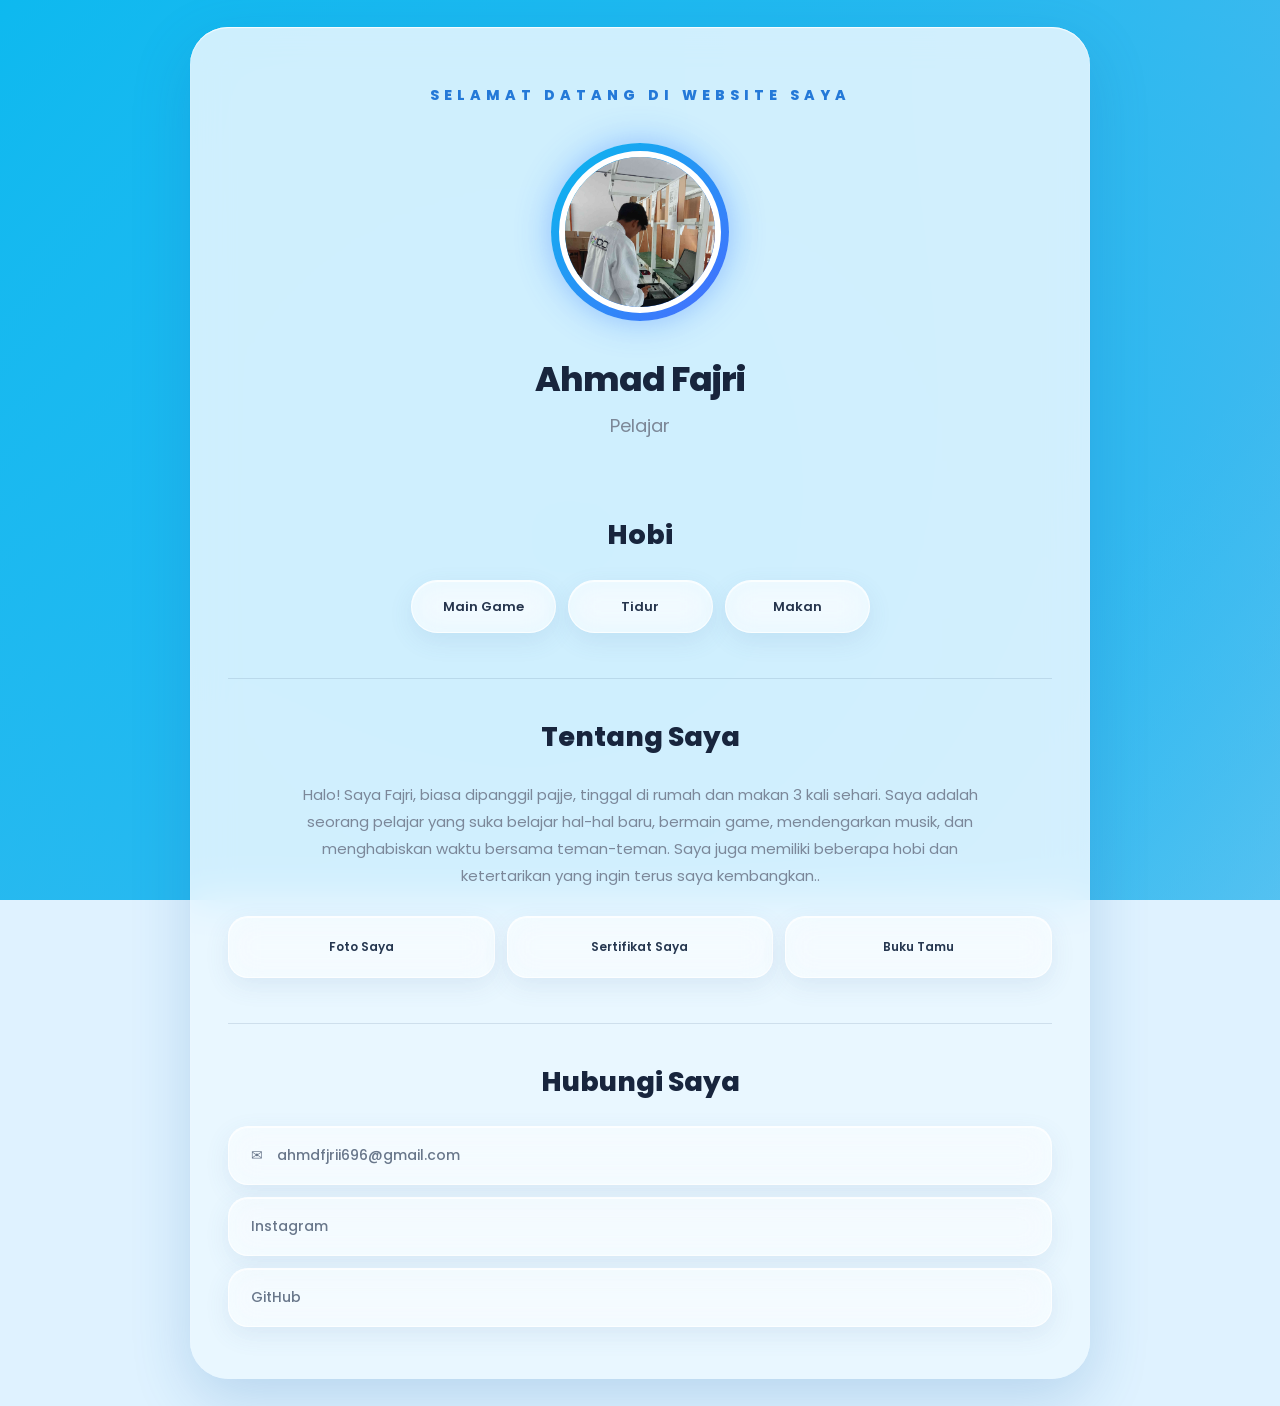
<file: index.html>
<!DOCTYPE html>
<html lang="id">

<head>
    <meta charset="UTF-8">
    <meta name="viewport" content="width=device-width, initial-scale=1.0">

    <title>Profil Fajri</title>

    <link rel="stylesheet" href="style.css">

    <link rel="preconnect" href="https://fonts.googleapis.com">
    <link rel="preconnect" href="https://fonts.gstatic.com" crossorigin>

    <link
        href="https://fonts.googleapis.com/css2?family=Poppins:wght@400;500;600;700;800&display=swap"
        rel="stylesheet">
</head>

<body>

<div class="background"></div>

<main class="container">

    <!-- PROFIL -->

    <section class="profile">

        <p class="welcome">
            SELAMAT DATANG DI WEBSITE SAYA
        </p>

        <div class="profile-image">

            <img
                src="galery/foto.png"
                alt="Foto Profil"
            >

        </div>

        <h1>
            Ahmad Fajri
        </h1>

        <p class="job">
            Pelajar
        </p>

    </section>


    <!-- HOBI -->

    <section class="hobbies-section">

        <h2>
            Hobi
        </h2>

        <div class="hobbies">

            <div class="hobby glass">
                <h3>
                    Main Game
                </h3>
            </div>

            <div class="hobby glass">
                <h3>
                    Tidur
                </h3>
            </div>

            <div class="hobby glass">
                <h3>
                    Makan
                </h3>
            </div>

        </div>

    </section>


    <!-- TENTANG SAYA -->

    <section class="section about">

        <h2>
            Tentang Saya
        </h2>

        <p>
            Halo! Saya Fajri, biasa dipanggil pajje, tinggal di rumah dan makan 3 kali sehari. Saya adalah seorang pelajar yang suka belajar hal-hal baru, bermain game, mendengarkan musik, dan menghabiskan waktu bersama teman-teman. Saya juga memiliki beberapa hobi dan ketertarikan yang ingin terus saya kembangkan..
        </p>


        <!-- TIGA MENU -->

        <div class="menu-three">

            <a
                href="foto.html"
                class="menu-card glass"
            >
                Foto Saya
            </a>

            <a
                href="sertifikat.html"
                class="menu-card glass"
            >
                Sertifikat Saya
            </a>

            <a
                href="tamu.html"
                class="menu-card glass"
            >
                Buku Tamu
            </a>

        </div>

    </section>


    <!-- HUBUNGI SAYA -->

    <section class="section contact">

        <h2>
            Hubungi Saya
        </h2>

        <a
            href="mailto:ahmdfjrii696@gmail.com"
            class="contact-button glass"
        >
            <span>✉</span>
            <span>
                ahmdfjrii696@gmail.com
            </span>
        </a>


        <a
            href="#"
            class="contact-button glass"
        >
            Instagram
        </a>


        <a
            href="#"
            class="contact-button glass"
        >
            GitHub
        </a>

    </section>

</main>

</body>
</html>
</file>
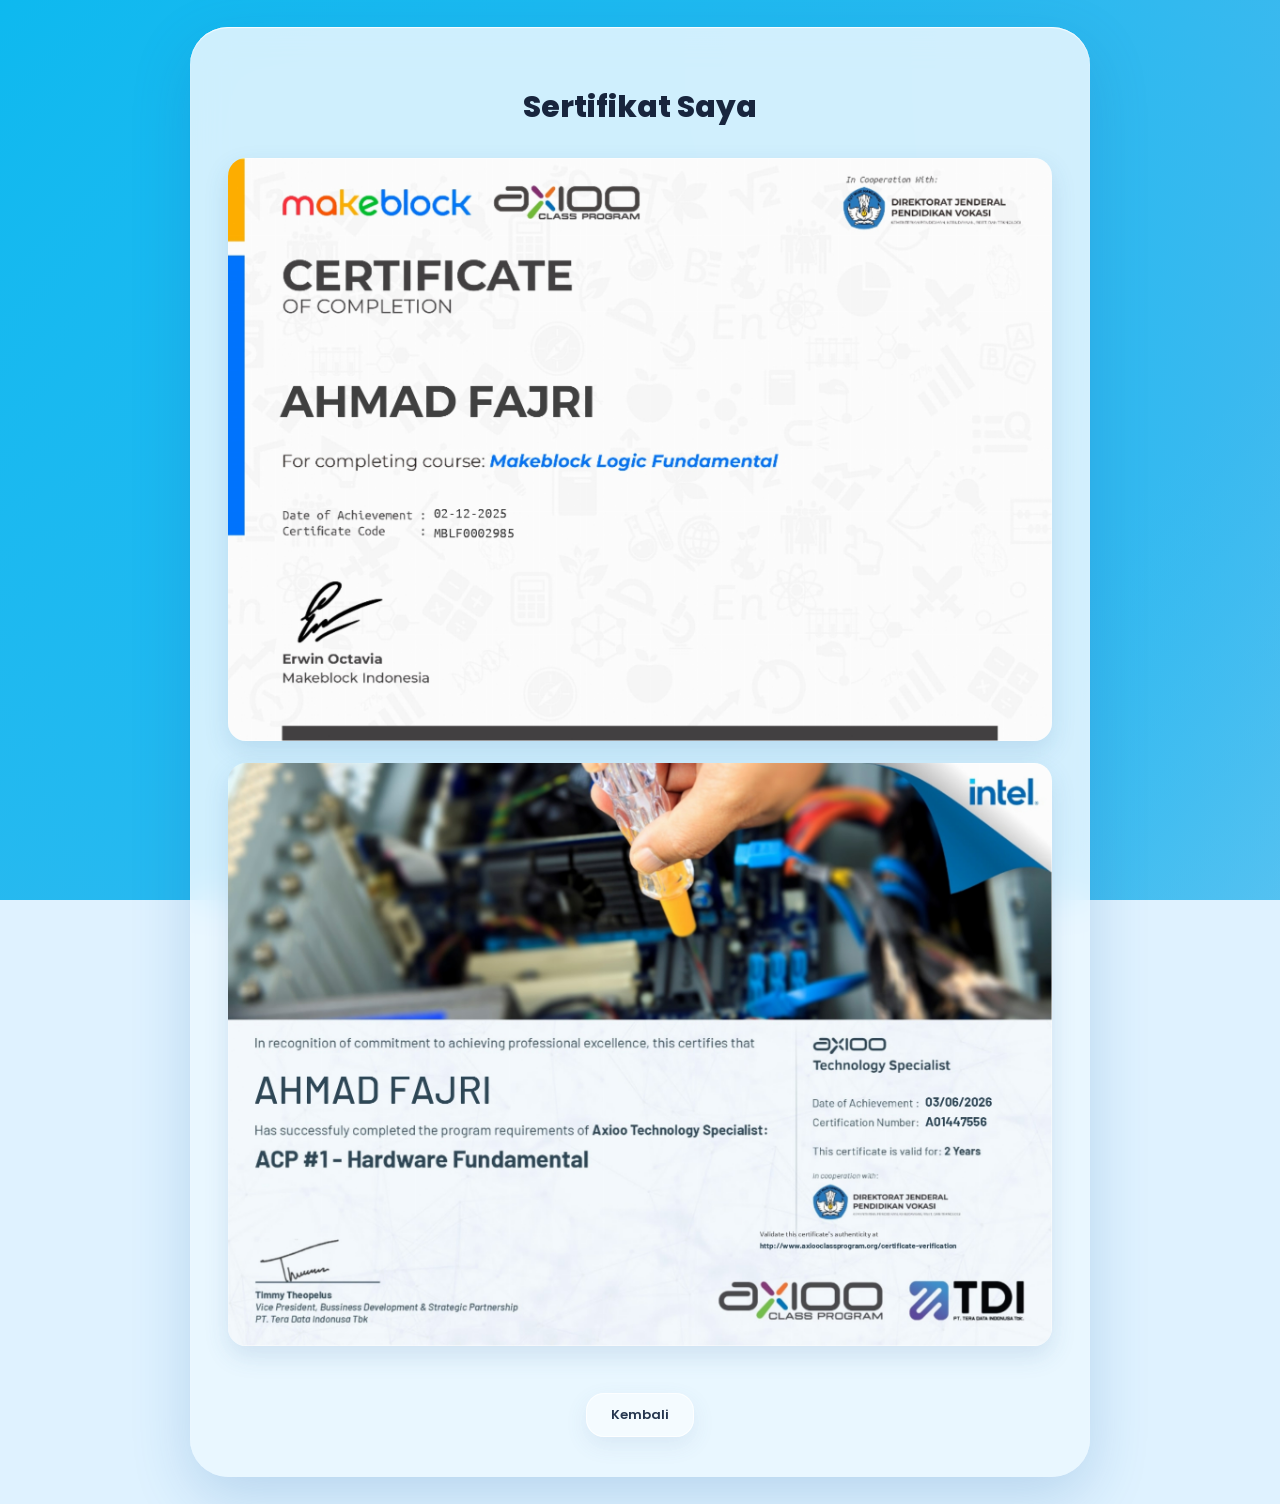
<file: sertifikat.html>
<!DOCTYPE html>
<html lang="id">

<head>

    <meta charset="UTF-8">

    <meta
        name="viewport"
        content="width=device-width, initial-scale=1.0"
    >

    <title>Sertifikat Saya</title>

    <link rel="stylesheet" href="style.css">

    <link
        rel="preconnect"
        href="https://fonts.googleapis.com"
    >

    <link
        rel="preconnect"
        href="https://fonts.gstatic.com"
        crossorigin
    >

    <link
        href="https://fonts.googleapis.com/css2?family=Poppins:wght@400;500;600;700;800&display=swap"
        rel="stylesheet"
    >

</head>

<body>

<div class="background"></div>

<main class="container gallery-container">

    <h1 class="gallery-title">
        Sertifikat Saya
    </h1>


    <img
        src="galery/sertifikat1.png"
        alt="Sertifikat 1"
        class="certificate"
    >


    <img
        src="galery/sertifikat2.png"
        alt="Sertifikat 2"
        class="certificate"
    >


    <a
        href="index.html"
        class="back-button"
    >
        Kembali
    </a>

</main>

</body>
</html>
</file>
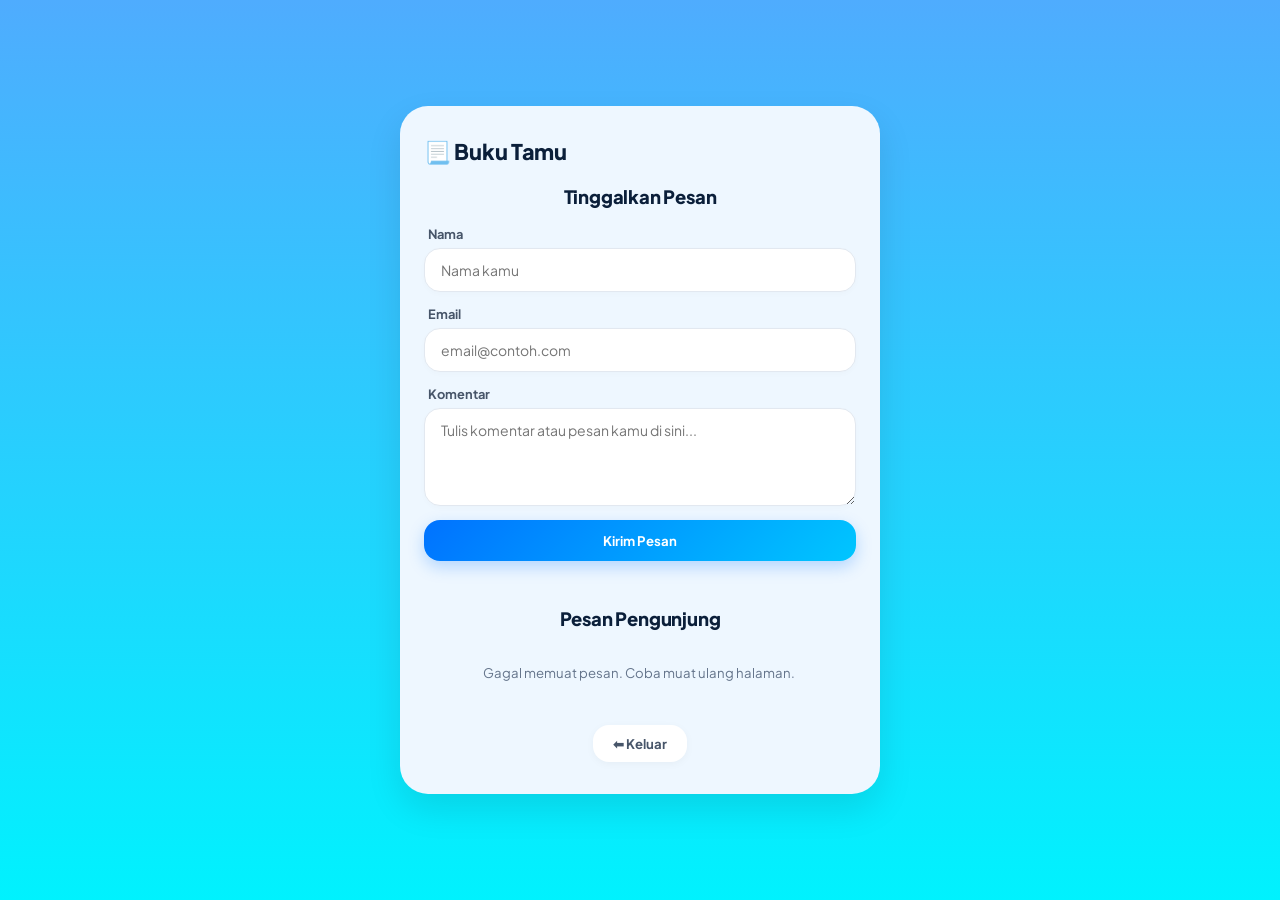
<file: tamu.html>
<!DOCTYPE html>
<html lang="id">
<head>
    <meta charset="UTF-8">
    <meta name="viewport" content="width=device-width, initial-scale=1.0">
    <title>Buku Tamu - Muh. Alif Fadilah</title>
    <link rel="icon" href="data:image/svg+xml,<svg xmlns=%22http://www.w3.org/2000/svg%22 viewBox=%220 0 100 100%22><text y=%22.9em%22 font-size=%2290%22>📃</text></svg>">
    <link rel="stylesheet" href="fj.css">
</head>
<body>

    <div class="card wide">

        <div class="dash-header">
            <h1>📃 Buku Tamu</h1>
        </div>

        <section class="dash-section">
            <h3>Tinggalkan Pesan</h3>

            <form id="guestForm" class="guest-form">
                <div class="form-group">
                    <label for="nama">Nama</label>
                    <input type="text" id="nama" name="nama" placeholder="Nama kamu" required>
                </div>

                <div class="form-group">
                    <label for="email">Email</label>
                    <input type="email" id="email" name="email" placeholder="email@contoh.com" required>
                </div>

                <div class="form-group">
                    <label for="komentar">Komentar</label>
                    <textarea id="komentar" name="komentar" rows="4" placeholder="Tulis komentar atau pesan kamu di sini..." required></textarea>
                </div>

                <button type="submit" class="btn btn-kirim">Kirim Pesan</button>
                <p id="formMsg" class="form-msg"></p>
            </form>
        </section>

        <section class="dash-section">
            <h3>Pesan Pengunjung</h3>
            <ul id="guestList" class="guest-list">
                <li class="guest-empty" id="guestEmpty">Belum ada pesan. Jadilah yang pertama menulis! 👋</li>
            </ul>
        </section>

        <div class="dash-footer">
            <a href="index.html" class="btn btn-keluar">⬅ Keluar</a>
        </div>

    </div>

    <script>
  // GANTI URL DI BAWAH INI dengan URL Web App Apps Script milikmu
  const SCRIPT_URL = "https://script.google.com/macros/s/AKfycbzu35jJ1Sv6fe-KyRG0Z_Zcyi5iAmy9H3RAaGhXfE6_vpDZt0TFKkOQciNGi1JMrgLWCQ/exec";

  const form = document.getElementById("guestForm");
  const list = document.getElementById("guestList");
  const emptyMsg = document.getElementById("guestEmpty");
  const formMsg = document.getElementById("formMsg");

  // Mencegah serangan XSS saat menampilkan input pengguna
  function escapeHTML(str) {
      if (!str) return "";
      const div = document.createElement("div");
      div.textContent = str;
      return div.innerHTML;
  }

  function renderList(data) {
      list.innerHTML = "";

      if (!data || data.length === 0) {
          if (emptyMsg) list.appendChild(emptyMsg);
          else list.innerHTML = '<li class="guest-empty">Belum ada pesan.</li>';
          return;
      }

      // Menampilkan dari pesan yang paling terbaru (reverse)
      data.slice().reverse().forEach((entry) => {
          const li = document.createElement("li");
          li.className = "guest-item";
          li.innerHTML = `
              <div class="guest-item-header">
                  <span class="guest-name">${escapeHTML(entry.nama)}</span>
                  <span class="guest-date">${escapeHTML(entry.tanggal)}</span>
              </div>
              <p class="guest-comment">${escapeHTML(entry.komentar)}</p>
          `;
          list.appendChild(li);
      });
  }

  function muatData() {
      list.innerHTML = '<li class="guest-empty">Memuat pesan...</li>';
      fetch(SCRIPT_URL)
          .then((res) => {
              if (!res.ok) throw new Error("Gagal memuat");
              return res.json();
          })
          .then((data) => renderList(data))
          .catch((err) => {
              console.error(err);
              list.innerHTML = '<li class="guest-empty">Gagal memuat pesan. Coba muat ulang halaman.</li>';
          });
  }

  form.addEventListener("submit", function (e) {
      e.preventDefault();

      const nama = document.getElementById("nama").value.trim();
      const email = document.getElementById("email").value.trim();
      const komentar = document.getElementById("komentar").value.trim();

      if (!nama || !email || !komentar) return;

      formMsg.textContent = "Mengirim...";

      // Mengirim data menggunakan POST
      fetch(SCRIPT_URL, {
          method: "POST",
          // 'text/plain' digunakan untuk menghindari CORS Preflight issue pada Apps Script
          headers: {
              "Content-Type": "text/plain;charset=utf-8"
          },
          body: JSON.stringify({ nama, email, komentar })
      })
          .then((res) => res.json())
          .then((resData) => {
              if (resData.status === "error") {
                  throw new Error(resData.message);
              }
              form.reset();
              formMsg.textContent = "Terima kasih, pesan kamu sudah tersimpan! ✅";
              setTimeout(() => (formMsg.textContent = ""), 3000);
              muatData(); // Muat ulang daftar setelah berhasil kirim
          })
          .catch((err) => {
              console.error(err);
              formMsg.textContent = "Gagal mengirim. Coba lagi ya.";
          });
  });

  // Memuat data saat halaman pertama kali dibuka
  muatData();
</script>

</body>
</html>
</file>
<file: style.css>
* {
    margin: 0;
    padding: 0;
    box-sizing: border-box;
}


html {
    scroll-behavior: smooth;
}


body {
    font-family: "Poppins", sans-serif;

    min-height: 100vh;

    overflow-x: hidden;

    color: #18253d;

    background: #dff2ff;
}


/* =========================
   BACKGROUND
========================= */

.background {
    position: fixed;

    inset: 0;

    z-index: -2;

    background:
        radial-gradient(
            circle at 15% 20%,
            #15b9f2 0%,
            transparent 34%
        ),

        radial-gradient(
            circle at 85% 80%,
            #536dff 0%,
            transparent 34%
        ),

        linear-gradient(
            135deg,
            #08b9ed,
            #5db9ed,
            #c4e5f7,
            #7280ff,
            #15b9eb
        );

    background-size: 300% 300%;

    animation:
        gradientMove 13s ease infinite;
}


@keyframes gradientMove {

    0% {
        background-position: 0% 50%;
    }

    50% {
        background-position: 100% 50%;
    }

    100% {
        background-position: 0% 50%;
    }
}


/* =========================
   CONTAINER
========================= */

.container {
    width: min(94%, 900px);

    margin: 27px auto;

    padding: 58px 38px 40px;

    border-radius: 38px;

    background:
        rgba(235, 247, 255, 0.87);

    box-shadow:
        0 20px 60px
        rgba(27, 99, 170, 0.20),

        inset 0 1px 1px
        rgba(255, 255, 255, 0.9);

    backdrop-filter: blur(20px);

    -webkit-backdrop-filter: blur(20px);
}


/* =========================
   PROFIL
========================= */

.profile {
    text-align: center;
}


.welcome {
    margin-bottom: 37px;

    color: #2479d8;

    font-size: 14px;

    font-weight: 800;

    letter-spacing: 5px;
}


.profile-image {
    width: 178px;
    height: 178px;

    margin: auto;

    padding: 8px;

    border-radius: 50%;

    background:
        linear-gradient(
            135deg,
            #08b9ed,
            #486bff
        );

    box-shadow:
        0 0 35px
        rgba(42, 121, 255, 0.42);
}


.profile-image img {
    width: 100%;
    height: 100%;

    display: block;

    object-fit: cover;

    border-radius: 50%;

    border: 6px solid white;
}


.profile h1 {
    margin-top: 33px;

    font-size: 34px;

    font-weight: 800;

    letter-spacing: -1px;
}


.job {
    margin-top: 7px;

    color: #7c8797;

    font-size: 18px;
}


/* =========================
   HOBI
========================= */

.hobbies-section {
    margin-top: 76px;

    text-align: center;
}


.hobbies-section h2 {
    margin-bottom: 25px;

    font-size: 27px;

    font-weight: 800;
}


.hobbies {
    display: flex;

    align-items: center;

    justify-content: center;

    gap: 12px;

    width: 100%;
}


.glass {
    background:
        rgba(255, 255, 255, 0.47);

    border:
        1px solid
        rgba(255, 255, 255, 0.75);

    box-shadow:
        0 8px 25px
        rgba(70, 110, 160, 0.11),

        inset 0 1px 1px
        rgba(255, 255, 255, 0.85);

    backdrop-filter: blur(15px);

    -webkit-backdrop-filter: blur(15px);
}


.hobby {
    width: 145px;
    height: 53px;

    display: flex;

    align-items: center;

    justify-content: center;

    padding: 0 15px;

    border-radius: 50px;

    transition: 0.3s ease;
}


.hobby h3 {
    color: #26354d;

    font-size: 13px;

    font-weight: 600;
}


.hobby:hover {
    transform: translateY(-3px);

    background:
        rgba(255, 255, 255, 0.70);
}


/* =========================
   SECTION
========================= */

.section {
    margin-top: 45px;

    padding-top: 38px;

    border-top:
        1px solid
        rgba(100, 130, 160, 0.20);

    text-align: center;
}


.section h2 {
    margin-bottom: 24px;

    font-size: 27px;

    font-weight: 800;
}


/* =========================
   TENTANG SAYA
========================= */

.about p {
    max-width: 700px;

    margin:
        0 auto 27px;

    color: #7b8799;

    font-size: 15px;

    line-height: 1.8;
}


/* =========================
   3 MENU
========================= */

.menu-three {
    display: grid;

    grid-template-columns:
        repeat(3, 1fr);

    gap: 12px;

    width: 100%;
}


.menu-card {
    min-height: 62px;

    display: flex;

    align-items: center;

    justify-content: center;

    padding: 12px 8px;

    border-radius: 20px;

    color: #263750;

    text-decoration: none;

    font-size: 12px;

    font-weight: 600;

    line-height: 1.4;

    transition: 0.3s ease;
}


.menu-card:hover {
    transform: translateY(-3px);

    background:
        rgba(255, 255, 255, 0.70);
}


/* =========================
   HUBUNGI SAYA
========================= */

.contact {
    margin-top: 45px;

    padding-top: 38px;
}


.contact-button {
    width: 100%;

    min-height: 59px;

    margin-bottom: 12px;

    padding:
        14px 22px;

    display: flex;

    align-items: center;

    gap: 14px;

    border-radius: 20px;

    color: #69778b;

    text-decoration: none;

    font-size: 14px;

    font-weight: 500;

    transition: 0.3s ease;
}


.contact-button:hover {
    transform: translateY(-2px);

    background:
        rgba(255, 255, 255, 0.68);

    color: #263950;
}


/* =========================
   FOTO
========================= */

.gallery-container {
    text-align: center;
}


.gallery-title {
    margin-bottom: 28px;

    font-size: 30px;

    font-weight: 800;
}


.my-photo {
    width: min(100%, 450px);

    display: block;

    margin:
        0 auto 22px;

    border-radius: 25px;

    border:
        5px solid
        rgba(255, 255, 255, 0.80);

    box-shadow:
        0 15px 35px
        rgba(50, 100, 160, 0.20);
}


/* =========================
   SERTIFIKAT
========================= */

.certificate {
    width: 100%;

    display: block;

    margin-bottom: 22px;

    border-radius: 18px;

    box-shadow:
        0 10px 25px
        rgba(50, 100, 160, 0.15);
}


/* =========================
   JADWAL
========================= */

.schedule {
    width: 100%;

    border-collapse: collapse;

    overflow: hidden;

    border-radius: 18px;

    background:
        rgba(255, 255, 255, 0.45);
}


.schedule th,
.schedule td {
    padding: 13px 8px;

    border:
        1px solid
        rgba(120, 150, 180, 0.18);

    font-size: 13px;
}


.schedule th {
    background:
        rgba(255, 255, 255, 0.55);

    font-weight: 700;
}


/* =========================
   TOMBOL KEMBALI
========================= */

.back-button {
    display: inline-flex;

    align-items: center;

    justify-content: center;

    margin-top: 25px;

    padding: 11px 24px;

    border-radius: 18px;

    color: #263750;

    background:
        rgba(255, 255, 255, 0.47);

    border:
        1px solid
        rgba(255, 255, 255, 0.80);

    box-shadow:
        0 8px 22px
        rgba(70, 110, 160, 0.11);

    text-decoration: none;

    font-size: 13px;

    font-weight: 600;
}


/* =========================
   MOBILE
========================= */

@media (max-width: 600px) {

    .container {
        width: 94%;

        margin: 15px auto;

        padding:
            48px 24px 30px;

        border-radius: 32px;
    }


    .welcome {
        margin-bottom: 31px;

        font-size: 11px;

        letter-spacing: 3px;
    }


    .profile-image {
        width: 155px;
        height: 155px;
    }


    .profile h1 {
        margin-top: 27px;

        font-size: 29px;
    }


    .job {
        font-size: 16px;
    }


    .hobbies-section {
        margin-top: 70px;
    }


    .hobbies-section h2 {
        margin-bottom: 22px;

        font-size: 24px;
    }


    .hobbies {
        gap: 8px;
    }


    .hobby {
        width: 31%;

        height: 48px;

        padding:
            0 5px;

        border-radius: 50px;
    }


    .hobby h3 {
        font-size: 11px;
    }


    .section {
        margin-top: 40px;

        padding-top: 34px;
    }


    .section h2 {
        margin-bottom: 20px;

        font-size: 24px;
    }


    .about p {
        font-size: 13px;

        line-height: 1.8;
    }


    .menu-three {
        gap: 8px;
    }


    .menu-card {
        min-height: 55px;

        padding:
            8px 5px;

        border-radius: 17px;

        font-size: 10px;
    }


    .contact {
        margin-top: 40px;

        padding-top: 34px;
    }


    .contact-button {
        min-height: 55px;

        border-radius: 18px;

        font-size: 13px;
    }


    .gallery-title {
        font-size: 27px;
    }

}
</file>
<file: fj.css>
/* ==========================================
   RESET & BASE STYLES
   ========================================== */
@import url('https://fonts.googleapis.com/css2?family=Plus+Jakarta+Sans:wght@400;500;600;700;800&display=swap');

* {
    margin: 0;
    padding: 0;
    box-sizing: border-box;
    font-family: 'Plus Jakarta Sans', -apple-system, BlinkMacSystemFont, sans-serif;
}

body {
    background: linear-gradient(180deg, #4facfe 0%, #00f2fe 100%);
    min-height: 100vh;
    display: flex;
    justify-content: center;
    align-items: center;
    padding: 20px 12px;
}

/* ==========================================
   CARD CONTAINER
   ========================================== */
.card {
    background: #eef7ff;
    border-radius: 28px;
    box-shadow: 0 15px 35px rgba(0, 0, 0, 0.1);
    padding: 32px 24px;
    width: 100%;
}

.card.wide {
    max-width: 480px; /* Ukuran pas ala tampilan mobile di contoh */
}

/* ==========================================
   HEADER & NAVIGATION
   ========================================== */
.dash-header {
    display: flex;
    justify-content: space-between;
    align-items: center;
    margin-bottom: 20px;
}

.dash-header h1 {
    font-size: 1.35rem;
    font-weight: 800;
    color: #0b1f3a;
    letter-spacing: -0.3px;
}

.dash-nav {
    display: flex;
    gap: 10px;
    margin-bottom: 28px;
    justify-content: center;
    flex-wrap: wrap;
}

/* Style tombol-tombol berbentuk Pill / Capsule */
.dash-nav a {
    text-decoration: none;
    color: #1e293b;
    padding: 10px 18px;
    border-radius: 16px;
    background-color: #ffffff;
    font-size: 0.825rem;
    font-weight: 700;
    box-shadow: 0 4px 12px rgba(0, 0, 0, 0.03);
    transition: all 0.25s ease;
    border: 1px solid rgba(255, 255, 255, 0.6);
}

.dash-nav a:hover {
    transform: translateY(-2px);
    box-shadow: 0 6px 16px rgba(0, 0, 0, 0.08);
}

.dash-nav a.active {
    background: linear-gradient(135deg, #0072ff 0%, #00c6ff 100%);
    color: #ffffff;
    box-shadow: 0 6px 16px rgba(0, 114, 255, 0.3);
}

/* ==========================================
   SECTIONS & FORM
   ========================================== */
.dash-section {
    margin-bottom: 28px;
}

.dash-section h3 {
    font-size: 1.15rem;
    font-weight: 800;
    color: #0b1f3a;
    text-align: center;
    margin-bottom: 18px;
    letter-spacing: -0.2px;
}

.guest-form {
    display: flex;
    flex-direction: column;
    gap: 14px;
}

.form-group {
    display: flex;
    flex-direction: column;
    gap: 6px;
}

.form-group label {
    font-size: 0.8rem;
    font-weight: 700;
    color: #475569;
    margin-left: 4px;
}

.form-group input,
.form-group textarea {
    width: 100%;
    padding: 12px 16px;
    background-color: #ffffff;
    border: 1px solid #e2e8f0;
    border-radius: 16px;
    font-size: 0.875rem;
    color: #1e293b;
    outline: none;
    box-shadow: 0 2px 6px rgba(0, 0, 0, 0.02);
    transition: all 0.2s ease;
}

.form-group input:focus,
.form-group textarea:focus {
    border-color: #0072ff;
    box-shadow: 0 0 0 3px rgba(0, 114, 255, 0.15);
}

.form-msg {
    font-size: 0.8rem;
    font-weight: 600;
    color: #0072ff;
    text-align: center;
    margin-top: 4px;
}

/* ==========================================
   BUTTONS
   ========================================== */
.btn {
    display: inline-block;
    padding: 10px 20px;
    border-radius: 16px;
    font-weight: 700;
    font-size: 0.825rem;
    text-decoration: none;
    border: none;
    cursor: pointer;
    transition: all 0.2s ease;
    text-align: center;
}

.btn-kirim {
    background: linear-gradient(135deg, #0072ff 0%, #00c6ff 100%);
    color: #ffffff;
    width: 100%;
    padding: 12px;
    box-shadow: 0 6px 16px rgba(0, 114, 255, 0.25);
}

.btn-kirim:hover {
    opacity: 0.95;
    transform: translateY(-1px);
}

.btn-keluar {
    background-color: #ffffff;
    color: #475569;
    box-shadow: 0 2px 8px rgba(0, 0, 0, 0.04);
}

.btn-keluar:hover {
    background-color: #f8fafc;
    color: #0f172a;
}

/* ==========================================
   GUEST LIST & ITEMS
   ========================================== */
.guest-list {
    list-style: none;
    display: flex;
    flex-direction: column;
    gap: 12px;
    max-height: 380px;
    overflow-y: auto;
    padding-right: 2px;
}

.guest-item {
    background-color: #ffffff;
    border-radius: 18px;
    padding: 14px 18px;
    box-shadow: 0 4px 12px rgba(0, 0, 0, 0.03);
    border: 1px solid rgba(255, 255, 255, 0.8);
}

.guest-item-header {
    display: flex;
    justify-content: space-between;
    align-items: center;
    margin-bottom: 6px;
}

.guest-name {
    font-weight: 700;
    color: #0b1f3a;
    font-size: 0.875rem;
}

.guest-date {
    font-size: 0.725rem;
    color: #94a3b8;
    font-weight: 500;
}

.guest-comment {
    font-size: 0.825rem;
    color: #64748b;
    line-height: 1.5;
    white-space: pre-wrap;
}

.guest-empty {
    text-align: center;
    color: #64748b;
    font-size: 0.825rem;
    padding: 16px 0;
}

/* ==========================================
   FOOTER
   ========================================== */
.dash-footer {
    display: flex;
    justify-content: center;
    margin-top: 10px;
}
</file>
